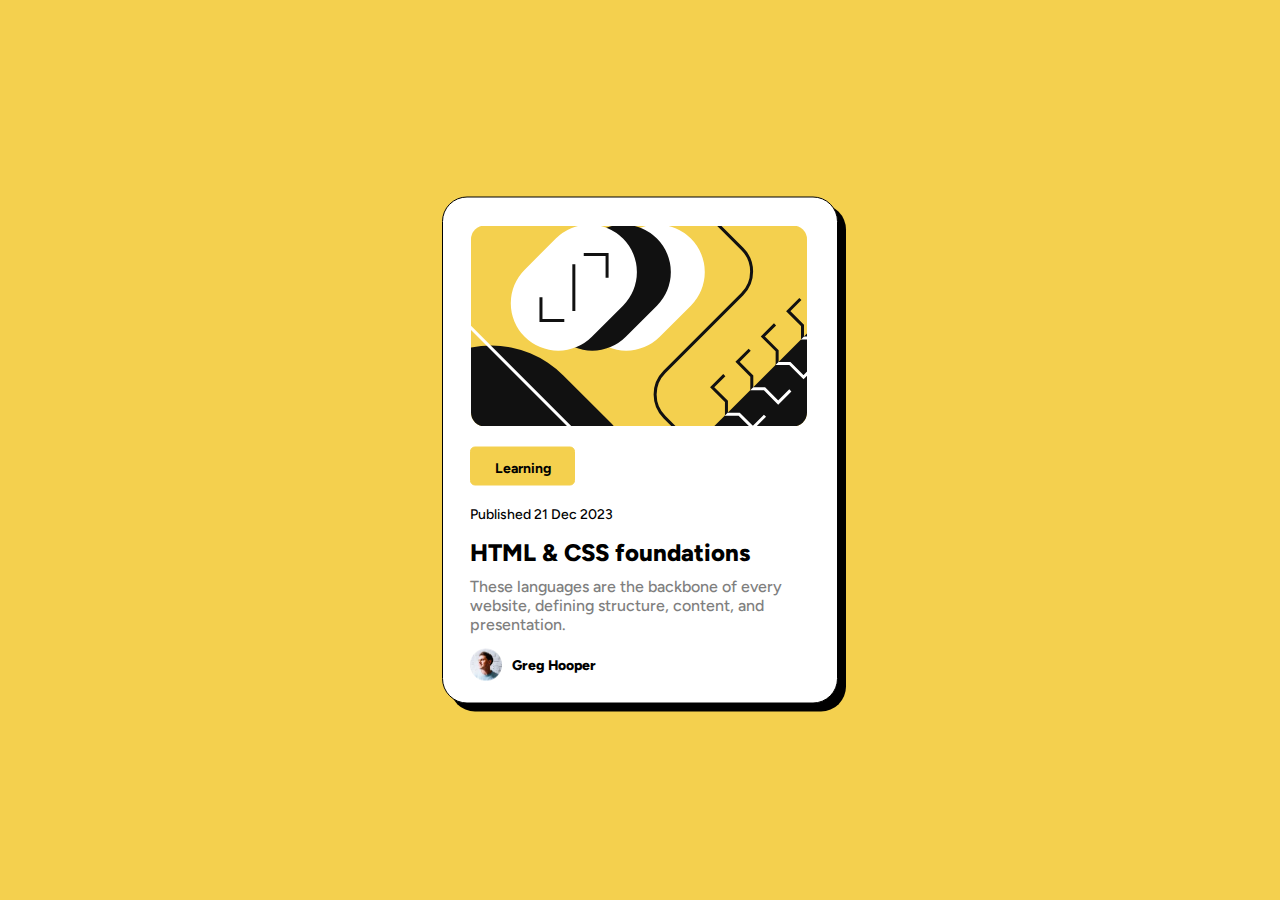
<file: BlogPreviewCardMain/index.html>
<!DOCTYPE html>
<html lang="en">

<head>
  <meta charset="UTF-8">
  <meta name="viewport" content="width=device-width, initial-scale=1.0">
  <!-- displays site properly based on user's device -->
  <link rel="preconnect" href="https://fonts.googleapis.com">
  <link rel="preconnect" href="https://fonts.gstatic.com" crossorigin>
  <link href="https://fonts.googleapis.com/css2?family=Figtree:ital,wght@0,300..900;1,300..900&display=swap"
    rel="stylesheet">
  <link rel="icon" type="image/png" sizes="32x32" href="./assets/images/favicon-32x32.png">

  <title>Blog preview card</title>

  <link rel="stylesheet" href="style.css">
  <style>
    .attribution {
      font-size: 11px;
      text-align: center;
    }

    .attribution a {
      color: hsl(228, 45%, 44%);
    }
  </style>
</head>

<body>
  <div class="container">

    <div class="contentBlock">

      <div class="blogimg">
        <img class="blogimage" src="./assets/images/illustration-article.svg" alt="">
      </div>

      <div class="textContent">

        <div class="border_text">
          <h2 class="lrn">Learning</h2>
        </div>

        <h3>Published 21 Dec 2023</h3>

        <h1>HTML & CSS foundations</h1>

        <p>These languages are the backbone of every website, defining structure, content, and presentation.</p>

      </div>

      <div class="author">

        <img class="authors_photo" src="./assets/images/image-avatar.webp" alt="">

        <h2 class="name">Greg Hooper</h2>

      </div>

    </div>

  </div>
</body>

</html>
</file>
<file: BlogPreviewCardMain/style.css>
* {
  padding: 5px;
  margin: 0;
}

body {
  background-color: #f4d04e;
  font-family: Figtree;
}

.container {
  border: 1.4px solid black;
  border-radius: 25px;
  background-color: #fff;
  position: absolute;
  top: 50%;
  left: 50%;
  margin-right: -50%;
  transform: translate(-50%, -50%);
  width: 370px;
  padding: 12px;
  box-shadow: 8px 8px black;
  transition: box-shadow 0.3s;
}

.container:hover {
  box-shadow: 12px 12px black;
}

.blogimage {
  border: 1.4px solid #fff;
  border-radius: 20px;
}

.border_text {
  background-color: #f4d04e;
  margin-right: 240px;
  margin-left: 5px;
  border: 1.4px solid #f4d04e;
  border-radius: 5px;
  height: 27px;
}

.lrn {
  font-weight: 700;
  font-size: 14px;
  line-height: 150%;
  text-align: center;
}

h3 {
  padding-top: 20px;
  padding-bottom: 10px;
  font-weight: 500;
  font-size: 14px;
}

h1 {
  font-weight: 800;
  font-size: 24px;
}

h1:hover {
  color: #f4d04e;
}

p {
  color: #7f7f7f;
  font-weight: 500;
  font-size: 16px;
}

.author {
  display: flex;
  align-items: center;
  height: 32px;
  width: 150px;
}

.authors_photo {
  width: 32px;
}

.name {
  font-weight: 800;
  font-size: 14px;
}

@media (max-width: 320px) {
  .container {
    width: 270px;
  }

  .blogimage {
    width: 250px;
    margin-left: -7px;
  }

  .border_text {
    margin-right: 110px;
  }
}
</file>
